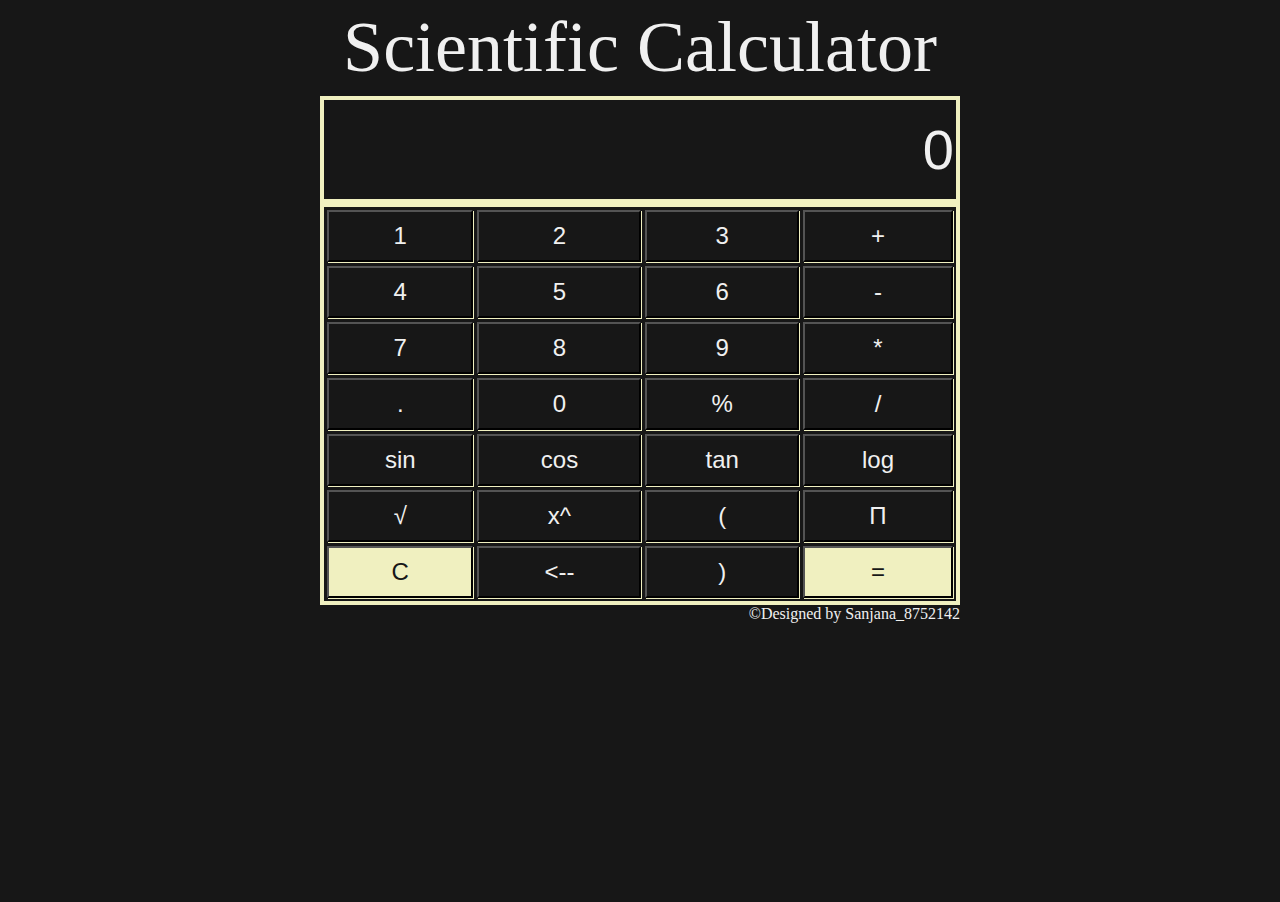
<file: Sanjana_8752142_Project_Calculator/index.html>
<!DOCTYPE html>
<html lang="en">
<head>
    <meta charset="UTF-8">
    <meta http-equiv="X-UA-Compatible" content="IE=edge">
    <meta name="viewport" content="width=device-width, initial-scale=1.0">
    <title>Calculator - Sanjana_8752142</title>
    <link rel="stylesheet" href="style.css" type="text/css">
    
</head>
<header>Scientific Calculator</header>
<body>
    <input  id="result" name="result" value="0" maxlength="25" disabled>
    <table>
        <tr>
            <td><button id="num_1" value="1">1</button></td>
            <td><button id="num_2" value="2">2</button></td>
            <td><button id="num_3" value="3">3</button></td>
            <td><button id="add" value="add">+</button></td>
        </tr>
        <tr>
            <td><button id="num_4" value="4">4</button></td>
            <td><button id="num_5" value="5">5</button></td>
            <td><button id="num_6" value="6">6</button></td>
            <td><button id="sub" value="sub">-</button></td>
        </tr>
        <tr>
            <td><button id="num_7" value="7">7</button></td>
            <td><button id="num_8" value="8">8</button></td>
            <td><button id="num_9" value="9">9</button></td>   
            <td><button id="mul" value="mul">*</button></td>
        </tr>
        <tr>
            <td><button id="decimal" value=".">.</button></td>
            <td><button id="num_0" value="0">0</button></td>
            <td><button id="percentage" value="percent">%</button></td>
            <td><button id="div" value="div">/</button></td>
        </tr>
        <tr>
          <td><button id="sin" value="sin">sin</button></td>
          <td><button id="cosine" value="cos">cos</button></td>
          <td><button id="tan" value="tan">tan</button></td>
          <td><button id="log" value="log">log</button></td>
        </tr>
        <tr>
          <td><button id="sqr_root" value="sqrt">&#8730;</button></td>
          <td><button id="exponent" value="pow">x^</button></td>
          <td><button id="left_para" value="(">(</button></td>
          <td><button id="pi" value="PI">&Pi;</button></td>
        </tr>
        <tr>
            <td><button id="clear" value="clear">C</button></td>
            <td><button id="backspace" value="backspace"><--</button></td>
            <td><button id="right_para" value=")">)</button></td>
            <td><button id="equalto" value="equalto">=</button></td>    
        </tr>
        </table>
   	    <script src="calculator.js"></script>
        <footer>&copy;Designed by Sanjana_8752142</footer>
</body>
</html>
</file>
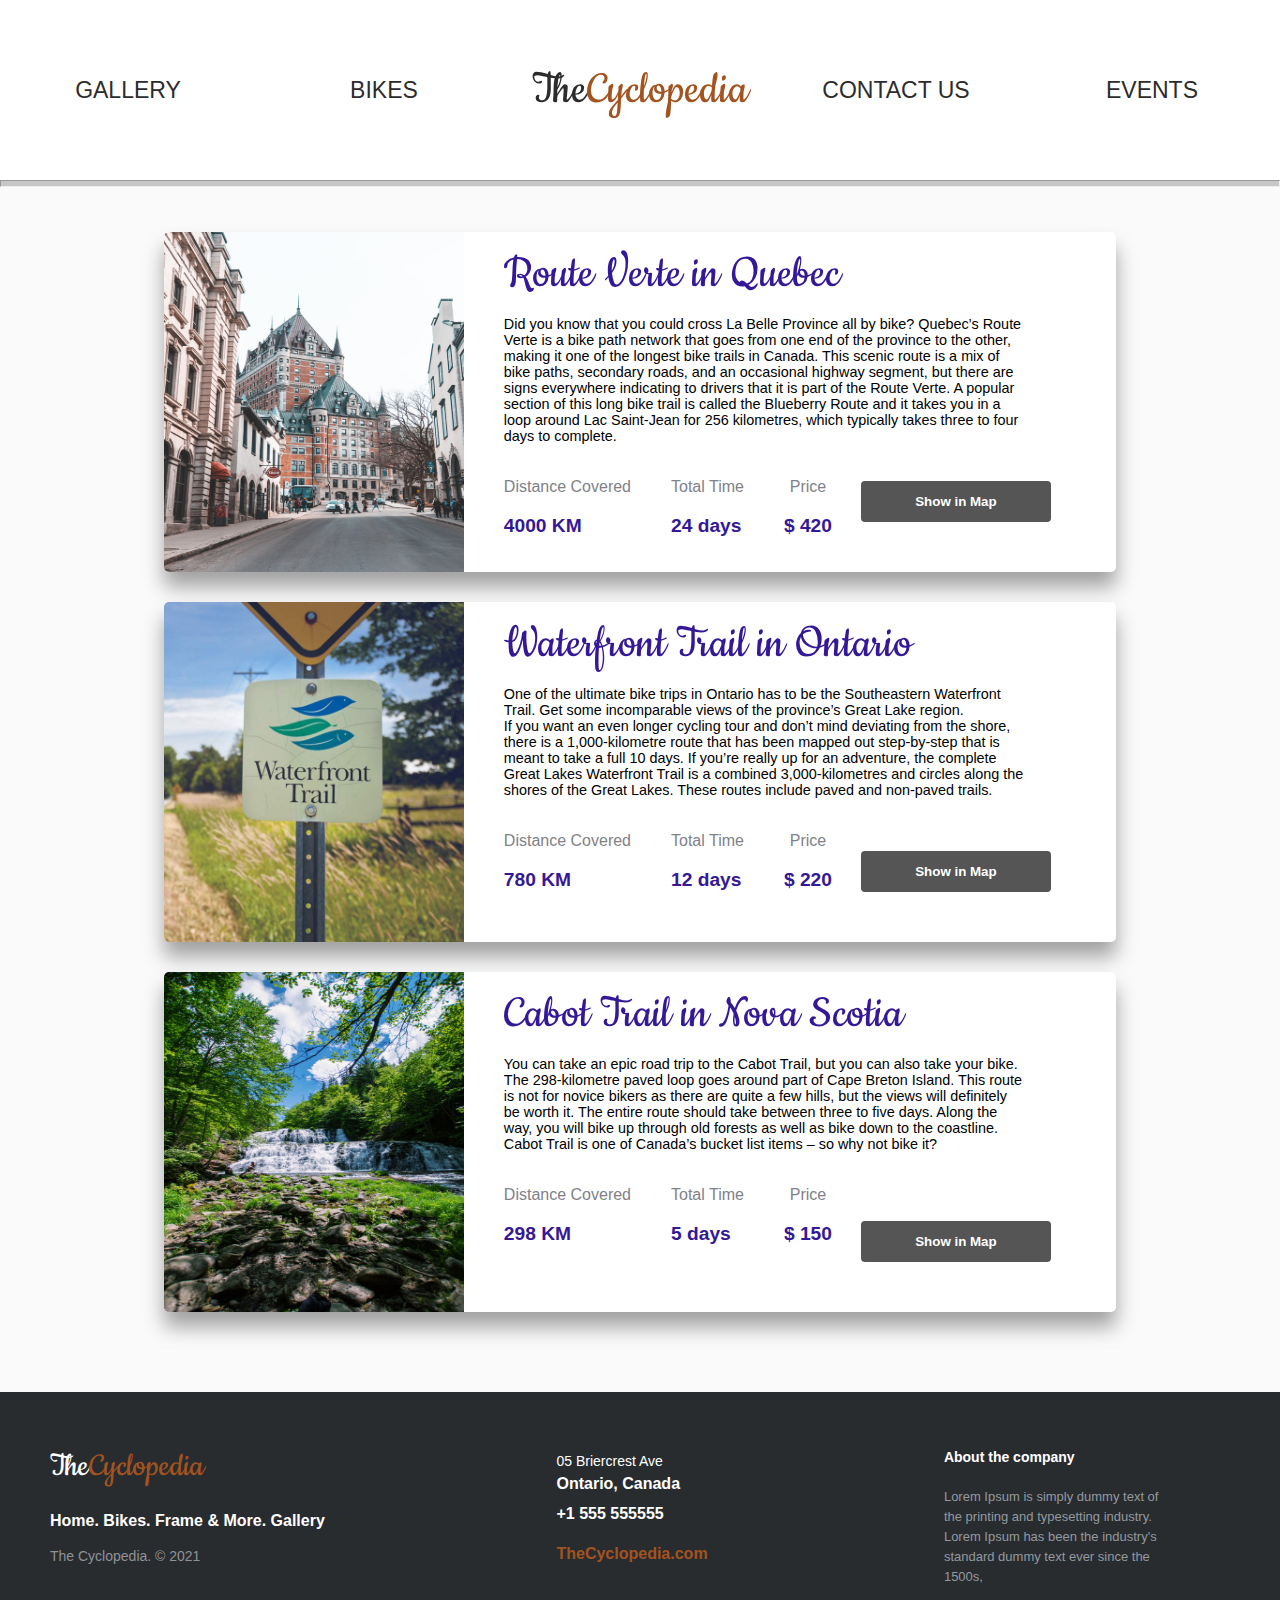
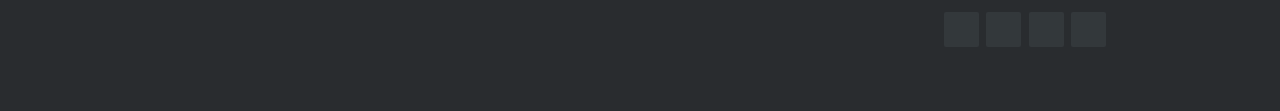
<file: SamadHatimVora_AshwinKumarDavleySureshRao_IshwaryaVijaykrishnan_SanjanaSurendran_AshnabSalimahmedVahora-GroupProject1/routes.html>
<!DOCTYPE html>
<html lang="en">
  <head>
    <meta charset="UTF-8" />
    <meta http-equiv="X-UA-Compatible" content="IE=edge" />
    <meta name="viewport" content="width=device-width, initial-scale=1.0" />
    <link
      href="http://fonts.googleapis.com/css?family=Cookie"
      rel="stylesheet"
      type="text/css"
    />
    <link
      href="https://fonts.googleapis.com/css2?family=Roboto:ital,wght@1,500&display=swap"
      rel="stylesheet"
    />
    <title>Routes</title>
    <link rel="stylesheet" href="css/Home.css" />
    <link rel="stylesheet" href="css/routes.css" />
  </head>
  <body>
    <svg
      display="none"
      version="1.1"
      xmlns="http://www.w3.org/2000/svg"
      xmlns:xlink="http://www.w3.org/1999/xlink"
      width="768"
      height="800"
      style="height: 20px"
      viewBox="0 0 768 800"
    >
      <defs>
        <g id="icon-close">
          <path
            class="path1"
            d="M31.708 25.708c-0-0-0-0-0-0l-9.708-9.708 9.708-9.708c0-0 0-0 0-0 0.105-0.105 0.18-0.227 0.229-0.357 0.133-0.356 0.057-0.771-0.229-1.057l-4.586-4.586c-0.286-0.286-0.702-0.361-1.057-0.229-0.13 0.048-0.252 0.124-0.357 0.228 0 0-0 0-0 0l-9.708 9.708-9.708-9.708c-0-0-0-0-0-0-0.105-0.104-0.227-0.18-0.357-0.228-0.356-0.133-0.771-0.057-1.057 0.229l-4.586 4.586c-0.286 0.286-0.361 0.702-0.229 1.057 0.049 0.13 0.124 0.252 0.229 0.357 0 0 0 0 0 0l9.708 9.708-9.708 9.708c-0 0-0 0-0 0-0.104 0.105-0.18 0.227-0.229 0.357-0.133 0.355-0.057 0.771 0.229 1.057l4.586 4.586c0.286 0.286 0.702 0.361 1.057 0.229 0.13-0.049 0.252-0.124 0.357-0.229 0-0 0-0 0-0l9.708-9.708 9.708 9.708c0 0 0 0 0 0 0.105 0.105 0.227 0.18 0.357 0.229 0.356 0.133 0.771 0.057 1.057-0.229l4.586-4.586c0.286-0.286 0.362-0.702 0.229-1.057-0.049-0.13-0.124-0.252-0.229-0.357z"
          ></path>
        </g>
      </defs>
    </svg>
    <nav>
      <ul>
        <li><a href="index.html">GALLERY</a></li>
        <li><a href="index.html">BIKES</a></li>
        <li>
          <a href="index.html">
            <h1>The<span>Cyclopedia</span></h1>
          </a>
        </li>
        <li><a href="index.html">CONTACT US</a></li>
        <li><a href="events.html">EVENTS</a></li>
      </ul>
      <hr />
    </nav>
    <main>
      <div class="routesWrapper">
        <div class="routesCard">
          <img src="Images/QuebecRoute.jpg" alt="Pancake" />
          <div class="routesCard__text">
            <h1>Route Verte in Quebec</h1>
            <div class="routesCard__text__star">
              <span class="fa fa-star checked"></span>
              <span class="fa fa-star checked"></span>
              <span class="fa fa-star checked"></span>
              <span class="fa fa-star checked"></span>
              <span class="fa fa-star checked"></span>
            </div>
            <p>
              Did you know that you could cross La Belle Province all by bike?
              Quebec’s Route Verte is a bike path network that goes from one end
              of the province to the other, making it one of the longest bike
              trails in Canada. This scenic route is a mix of bike paths,
              secondary roads, and an occasional highway segment, but there are
              signs everywhere indicating to drivers that it is part of the
              Route Verte. A popular section of this long bike trail is called
              the Blueberry Route and it takes you in a loop around Lac
              Saint-Jean for 256 kilometres, which typically takes three to four
              days to complete.
            </p>
            <div class="routesCard__text__timing">
              <div class="routesCard__text__timing_time">
                <h2>Distance Covered</h2>
                <p>4000 KM</p>
              </div>
              <div class="routesCard__text__timing_time">
                <h2>Total Time</h2>
                <p>24 days</p>
              </div>
              <div class="routesCard__text__timing_time">
                <h2>Price</h2>
                <p>$ 420</p>
              </div>
            </div>
            <button
              class="popupbtn"
              onclick="ShowMapPopup(this)"
              data-title="Route Verte in Quebec"
              data-url="https://www.google.com/maps/d/embed?mid=1GLqPYC4fEdLk2pyR-h6mMLN6u9U"
            >
              Show in Map
            </button>
          </div>
        </div>
        <div class="routesCard">
          <img src="Images/waterfront-trail-sign.jpg" alt="Pancake" />
          <div class="routesCard__text">
            <h1>Waterfront Trail in Ontario</h1>
            <div class="routesCard__text__star">
              <span class="fa fa-star checked"></span>
              <span class="fa fa-star checked"></span>
              <span class="fa fa-star checked"></span>
              <span class="fa fa-star checked"></span>
              <span class="fa fa-star checked"></span>
            </div>
            <p>
              One of the ultimate bike trips in Ontario has to be the
              Southeastern Waterfront Trail. Get some incomparable views of the
              province’s Great Lake region.<br />
              If you want an even longer cycling tour and don’t mind deviating
              from the shore, there is a 1,000-kilometre route that has been
              mapped out step-by-step that is meant to take a full 10 days. If
              you’re really up for an adventure, the complete Great Lakes
              Waterfront Trail is a combined 3,000-kilometres and circles along
              the shores of the Great Lakes. These routes include paved and
              non-paved trails.
            </p>
            <div class="routesCard__text__timing">
              <div class="routesCard__text__timing_time">
                <h2>Distance Covered</h2>
                <p>780 KM</p>
              </div>
              <div class="routesCard__text__timing_time">
                <h2>Total Time</h2>
                <p>12 days</p>
              </div>
              <div class="routesCard__text__timing_time">
                <h2>Price</h2>
                <p>$ 220</p>
              </div>
            </div>
            <button
              class="popupbtn"
              onclick="ShowMapPopup(this)"
              data-title="Waterfront Trail in Ontario"
              data-url="https://www.google.com/maps/d/embed?mid=1h2br1gCbNeKR_MxzycuFqYJq384"
            >
              Show in Map
            </button>
          </div>
        </div>
        <div class="routesCard">
          <img src="Images/Nova_Scotia.jpg" alt="Pancake" />
          <div class="routesCard__text">
            <h1>Cabot Trail in Nova Scotia</h1>
            <div class="routesCard__text__star">
              <span class="fa fa-star checked"></span>
              <span class="fa fa-star checked"></span>
              <span class="fa fa-star checked"></span>
              <span class="fa fa-star checked"></span>
              <span class="fa fa-star checked"></span>
            </div>
            <p>
              You can take an epic road trip to the Cabot Trail, but you can
              also take your bike. The 298-kilometre paved loop goes around part
              of Cape Breton Island. This route is not for novice bikers as
              there are quite a few hills, but the views will definitely be
              worth it. The entire route should take between three to five days.
              Along the way, you will bike up through old forests as well as
              bike down to the coastline. Cabot Trail is one of Canada’s bucket
              list items – so why not bike it?
            </p>
            <div class="routesCard__text__timing">
              <div class="routesCard__text__timing_time">
                <h2>Distance Covered</h2>
                <p>298 KM</p>
              </div>
              <div class="routesCard__text__timing_time">
                <h2>Total Time</h2>
                <p>5 days</p>
              </div>
              <div class="routesCard__text__timing_time">
                <h2>Price</h2>
                <p>$ 150</p>
              </div>
            </div>
            <button
              class="popupbtn"
              onclick="ShowMapPopup(this)"
              data-title="Cabot Trail in Nova Scotia"
              data-url="https://www.google.com/maps/embed?pb=!1m18!1m12!1m3!1d52396.12277371106!2d-60.591289020369445!3d46.3548633564346!2m3!1f0!2f0!3f0!3m2!1i1024!2i768!4f13.1!3m3!1m2!1s0x4b67a076f1d9b96f%3A0x277dcf8532102970!2sCabot%20Trail%20Rd%2C%20Nova%20Scotia%2C%20Canada!5e0!3m2!1sen!2sin!4v1629218153724!5m2!1sen!2sin"
            >
              Show in Map
            </button>
          </div>
        </div>
      </div>
    </main>
    <footer class="footer-distributed">
      <div class="footer-left">
        <h3>The<span>Cyclopedia</span></h3>
        <p class="footer-links">
          <a href="#">Home.</a>
          <a href="#">Bikes.</a>
          <a href="#">Frame & More.</a>
          <a href="#">Gallery</a>
        </p>
        <p class="footer-company-name">The Cyclopedia. &copy; 2021</p>
      </div>
      <div class="footer-center">
        <div>
          <i class="fa fa-map-marker"></i>
          <p><span>05 Briercrest Ave</span> Ontario, Canada</p>
        </div>
        <div>
          <i class="fa fa-phone"></i>
          <p>+1 555 555555</p>
        </div>
        <div>
          <i class="fa fa-envelope"></i>
          <p><a href="mailto:TheCyclopedia.com">TheCyclopedia.com</a></p>
        </div>
      </div>
      <div class="footer-right">
        <p class="footer-company-about">
          <span>About the company</span>
          Lorem Ipsum is simply dummy text of the printing and typesetting
          industry. Lorem Ipsum has been the industry's standard dummy text ever
          since the 1500s,
        </p>
        <div class="footer-icons">
          <a href="#"><i class="fa fa-facebook"></i></a>
          <a href="#"><i class="fa fa-twitter"></i></a>
          <a href="#"><i class="fa fa-linkedin"></i></a>
          <a href="#"><i class="fa fa-github"></i></a>
        </div>
      </div>
    </footer>
    <div class="routeModal">
      <div class="routeModal-overlay routeModal-toggle"></div>
      <div class="routeModal-wrapper routeModal-transition">
        <div class="routeModal-header">
          <button class="routeModal-close routeModal-toggle">
            <svg
              class="icon-close icon"
              onclick="closePopup()"
              style="height: 20px; cursor: pointer"
              viewBox="0 0 32 32"
            >
              <use xlink:href="#icon-close"></use>
            </svg>
          </button>
          <h2 class="routeModal-heading" id="routeModalHeading">&nbsp;</h2>
        </div>
        <div class="routeModal-body">
          <div class="routeModal-content">
            <iframe
              id="modelFrame"
              src="https://www.google.com/maps/d/embed?mid=1GLqPYC4fEdLk2pyR-h6mMLN6u9U"
            ></iframe>
          </div>
        </div>
      </div>
    </div>
    <script
      src="https://code.jquery.com/jquery-3.6.0.js"
      integrity="sha256-H+K7U5CnXl1h5ywQfKtSj8PCmoN9aaq30gDh27Xc0jk="
      crossorigin="anonymous"
    ></script>
    <script src="js/routes.js"></script>
  </body>
</html>
</file>
<file: Sanjana_8752142_Project_Calculator/style.css>
* {
    background-color: #171717;
    color: #f0f0f0;
    box-sizing: border-box;
  }
  button {
    width:100%;
    box-shadow: 1px 1px #f0f0c0;
    font-size: 1.5rem;
    padding: 10px;
  }
  
  #equalto, #clear {
    color: #171717;
    background-color: #f0f0c0;
  }
  
  body {
    margin: auto;
    width : 50vw;
    height: 70vw;
  }
  
  #result {
    width:100%;
    height: 12%;
    border: 4px solid #f0f0c0;
    text-align: right;
    font-size: 3.5rem;
    padding: 2px;
  }
  table {
    width:100%;
    border: 4px solid #f0f0c0;
  }

  header {
      margin: 1% auto;
      font-size: 4.5rem;
      text-align: center;
  }

  footer {
      text-align: right;
  }
</file>
<file: SamadHatimVora_AshwinKumarDavleySureshRao_IshwaryaVijaykrishnan_SanjanaSurendran_AshnabSalimahmedVahora-GroupProject1/css/Home.css>
body {
  font-family: Arial, Helvetica, sans-serif;
  box-sizing: border-box;
  background-color: #fafafa;
  margin: 0;
}

main {
  width: 80%;
  margin: 0 auto;
}
.caption {
  font-size: 50px !important;
}

nav ul {
    display: flex;
    height: 20vh;
    align-items: center;
    
}

h1{
  font: normal 50px 'Cookie', cursive;
}
h1 span  {
  color: rgb(162, 83, 31);
}
.active {
  text-decoration: underline;
}
h1 :hover {
  color: #c2c2c2 !important;
}
ul, nav ul {
  list-style-type: none;
  margin: 0;
  padding: 0;
  overflow: hidden;
  background-color: #ffffff;
} 

li {
  float: left;
  width: 25%;
}

li a {
  display: block;
    color: #2d2c2c;
    text-align: center;
    padding: 14px 16px;
    text-decoration: none;
    object-fit: cover;
    font-size: 23px;
}
li a:active {
  background-color: #111;
}
li a:hover {
  color: #c7c7c7;
  background-color: #111;
}
 
hr{
  height: 5px;
  background-color: #c7c7c7;
  margin-top: 0;
}
 
h2{
  text-align: center;
}

 #lorem{
  font-family: 'Roboto', sans-serif;
  width: 95%;
  margin: 30px auto;
  font-size: 28px;
  line-height: 1.3em;
  color:#241010;
 }

 .block2
 {
  font-family: 'Roboto', serif;
  margin-left: 10%;
  font-size: 20px;
  line-height: 1.5em;
}

#gallery_home table{
  width: 100%;
  margin: 30px auto;
}

.slideshow-container {
  width: 80vw;
  position: relative;
  margin: auto;
}

.text {
  color: #f2f2f2;
  font-size: 15px;
  padding: 8px 12px;
  position: absolute;
  bottom: 8px;
  width: 100%;
  text-align: center;
}
.numbertext {
  color: #f2f2f2;
  font-size: 12px;
  padding: 8px 12px;
  position: absolute;
  top: 0;
}
.dot {
  height: 15px;
  width: 15px;
  margin: 0 2px;
  background-color: #bbb;
  border-radius: 50%;
  display: inline-block;
  transition: background-color 0.6s ease;
}
.container {
  padding: 20px 0px 40px;
  display: flex;

}
.container__image{
display: inline-block;
    vertical-align: top;
    width: 46%;
	 height:40%
}
  .container__text {
    display: inline-block;
    width: 46%;
  }

  
button {
  background-color: #555555; 
  color:white;
  margin-left: 33%;
  width: 30%;
  height: 12%;
}


.carrousel {
  text-align: center;
  /* height: 7.5em; */
  max-width: 750px;
  margin: 10% auto;
  position: relative;
  overflow: hidden;
}
.carrousel h2 {
  text-decoration: underline;
  font-size: 35px !important;
  text-transform: uppercase;
  padding: 0;
  text-align: center;
}
.carrousel .slides {
  width: 400%;
  height: 200px;
  left: 0;
  padding-left: 0;
  padding-top: 1em;
  overflow: hidden;
  list-style: none;
  position: relative;
}
.carrousel .slides li {
  width: 25%;
  position: relative;
  float: left;
}
.carrousel li p{
  margin-top: 0;  
}
.carrousel li q {
  line-height: 2em;
  max-width: 90%;
  margin: auto;
  color: #666666;
  font-size: 1.3em;
  font-weight: bold;
}
.carrousel li img {
  width: 3em;
  height: 3em;
  object-fit: cover;
  border-radius: 50%;
  margin-left: -1.5em;
  margin-right: 0.5em;
  vertical-align: middle;
}
.carrousel li span.author {
  margin-top: 0.5em;
  font-size: 1.2em;
  color: #777777;
  display: block;
}
.carrousel .slidesNavigation {
  display: block;
  list-style: none;
  text-align: center;
  /* bottom: 0em; */
  /* position: absolute; */
  width: 104px;
  left: 50%;
  margin-left: 303px;
}
.carrousel input {
  display: none;
}
.carrousel .slidesNavigation label {
  float: left;
  margin: 6px;
  display: block;
  height: 10px;
  width: 10px;
  -webkit-border-radius: 50%;
  border-radius: 50%;
  border: solid 2px rgb(162, 83, 31);
  font-size: 0;
}
#radio-1:checked ~ .slides {
  transform: translateX(0%);
}
#radio-2:checked ~ .slides {
  transform: translateX(-25%);
}
#radio-3:checked ~ .slides {
  transform: translateX(-50%);
}
#radio-4:checked ~ .slides {
  transform: translateX(-75%);
}


.carrousel .slidesNavigation label:hover {
   cursor: pointer;
}
.carrousel #radio-1:checked ~ .slidesNavigation label#dotForRadio-1,
.carrousel #radio-2:checked ~ .slidesNavigation label#dotForRadio-2,
.carrousel #radio-3:checked ~ .slidesNavigation label#dotForRadio-3,
.carrousel #radio-4:checked ~ .slidesNavigation label#dotForRadio-4 {
  background: rgb(162, 83, 31);
}
.modal {
   display: none;
   position: fixed;
   z-index: 1;
   padding-top: 100px;
   left: 0;
   top: 0;
   width: 100%;
   height: 100%;
   overflow: auto;
   background-color: rgb(0,0,0);
   background-color: rgba(0,0,0,0.9);
}
.modalImage {
   margin: auto;
   display: block;
   width: 50%;
   height: 60%;
   max-width: 700px;
}


.close {
   position: absolute;
   top: 15px;
   right: 35px;
   color: #f1f1f1;
   font-size: 40px;
   font-weight: bold;
   transition: 0.3s;
}
.close:hover,
.close:focus {
   color: rgb(255, 0, 0);
   cursor: pointer;
}

@media  (max-width: 796px) {
  .carrousel{
    height: 8.5em;
  }
}
@media  (max-width: 480px) {
  .carrousel li p {
    padding-left: 0.5em;
    padding-right: 0.5em;
  }
  .carrousel li q {
      font-size: 1em;
  }
  .carrousel li img {
     width:2em;
     margin-left: -1em;
     margin-right: 0.25em;
  }
}
.footer-distributed{
 background-color: #292c2f;
 box-shadow: 0 1px 1px 0 rgba(0, 0, 0, 0.12);
 box-sizing: border-box;
 width: 100%;
 text-align: left;
 font: bold 16px sans-serif;
 
 padding: 55px 50px;
 margin-top: 80px;
}
 
.footer-distributed .footer-left,
.footer-distributed .footer-center,
.footer-distributed .footer-right{
 display: inline-block;
 vertical-align: top;
}
 
.footer-distributed .footer-left{
 width: 40%;
}
 
.footer-distributed h3{
 color:  #ffffff;
 font: normal 36px 'Cookie', cursive;
 margin: 0;
}
 
.footer-distributed h3 span{
 color:  rgb(162, 83, 31);
}
 
 
.footer-distributed .footer-links{
 color:  #ffffff;
 margin: 20px 0 12px;
 padding: 0;
}
 
.footer-distributed .footer-links a{
 display:inline-block;
 line-height: 1.8;
 text-decoration: none;
 color:  inherit;
}
 
.footer-distributed .footer-company-name{
 color:  #8f9296;
 font-size: 14px;
 font-weight: normal;
 margin: 0;
}
 
 
.footer-distributed .footer-center{
 width: 35%;
}
 
.footer-distributed .footer-center i{
 background-color:  #33383b;
 color: #ffffff;
 font-size: 25px;
 width: 38px;
 height: 38px;
 border-radius: 50%;
 text-align: center;
 line-height: 42px;
 margin: 10px 15px;
 vertical-align: middle;
}
 
.footer-distributed .footer-center i.fa-envelope{
 font-size: 17px;
 line-height: 38px;
}
 
.footer-distributed .footer-center p{
 display: inline-block;
 color: #ffffff;
 vertical-align: middle;
 margin:0;
}
 
.footer-distributed .footer-center p span{
 display:block;
 font-weight: normal;
 font-size:14px;
 line-height:2;
}
 
.footer-distributed .footer-center p a{
 color:  rgb(162, 83, 31);
 text-decoration: none;;
}
 
.footer-distributed .footer-right{
 width: 20%;
}
 
.footer-distributed .footer-company-about{
 line-height: 20px;
 color:  #92999f;
 font-size: 13px;
 font-weight: normal;
 margin: 0;
}
 
.footer-distributed .footer-company-about span{
 display: block;
 color:  #ffffff;
 font-size: 14px;
 font-weight: bold;
 margin-bottom: 20px;
}
 
.footer-distributed .footer-icons{
 margin-top: 25px;
}
 
.footer-distributed .footer-icons a{
 display: inline-block;
 width: 35px;
 height: 35px;
 cursor: pointer;
 background-color:  #33383b;
 border-radius: 2px;
 
 font-size: 20px;
 color: #ffffff;
 text-align: center;
 line-height: 35px;
 
 margin-right: 3px;
 margin-bottom: 5px;
}
.ImgThumbnail{
  width:90%;

  background-size:cover;
  display:inline-block;
  border-radius:16px;
  margin:4px;
  box-shadow:0 0 16px rgba(0,0,0,0.5);
  cursor:pointer;
  position:relative;
 
}
.caption1{
   margin: auto;
   display: block;
   width: 80%;
   max-width: 700px;
   text-align: center;
   color: #ccc;
   padding: 10px 0;
   height: 150px;
  
}



table{
	margin-left:20%;
}
</file>
<file: SamadHatimVora_AshwinKumarDavleySureshRao_IshwaryaVijaykrishnan_SanjanaSurendran_AshnabSalimahmedVahora-GroupProject1/css/routes.css>
.routesWrapper {
    display: block;
    width: 93%;
    margin-left: auto;
    margin-right: auto;
    min-width: 768px;
    max-width: 1483px;
    margin-top: 45px;
 }

.routesCard {
    background-color: #fff;
    position: relative;
    display: grid;
    grid-template-columns: 300px 600px;
    border-radius: 5px;
    box-shadow: 0 15px 20px rgba(0, 0, 0, 0.356);
    margin-bottom: 30px;
  }
  .routesCard img {
    width: 300px;
    height: 340px;
    border-radius: 5px 0 0 5px;
  }
  .routesCard .btn {
    position: absolute;
    bottom: -20px;
    right: -20px;
    border: none;
    outline: none;
    display: flex;
    align-items: center;
    background-color: #fc9400;
    color: #fff;
    padding: 22px 45px;
    font-size: 1rem;
    text-transform: uppercase;
    border-radius: 5px;
    cursor: pointer;
    box-shadow: 0 10px 20px rgba(0, 0, 0, 0.294);
  }
  .routesCard .btn i {
    margin-left: 20px;
    font-size: 1.5rem;
  }
  
  .routesCard__text {
    padding: 0px 40px 0;
  }
  .routesCard__text h1 {
    color: #351897;
    font-weight: 400;
    margin-top: 15px;
    margin-bottom: 5px;
  }
  .routesCard__text .routesCard__text__star span {
    font-size: 0.8rem;
    color: #ffa800;
    margin: -5px 0 20px;
  }
  .routesCard__text p {
    font-size: 0.9rem;
  }
  .routesCard__text .routesCard__text__timing {
    display: flex;
    margin: 20px 0 10px;
  }
  .routesCard__text .routesCard__text__timing .routesCard__text__timing_time {
    margin-right: 40px;
  }
  .routesCard__text .routesCard__text__timing h2 {
    margin-bottom: 5px;
    font-size: 1rem;
    font-weight: 400;
    color: #818189;
  }
  .routesCard__text .routesCard__text__timing p {
    color: #351897;
    font-weight: bold;
    font-size: 1.2rem;
  }


  .routeModal {
    position: fixed;
    z-index: 10000; /* 1 */
    top: 0;
    left: 0;
    visibility: hidden;
    width: 100%;
    height: 100%;
}

.routeModal.is-visible {
    visibility: visible;
}

.routeModal-overlay {
  position: fixed;
  z-index: 10;
  top: 0;
  left: 0;
  width: 100%;
  height: 100%;
  background: hsla(0, 0%, 0%, 0.5);
  visibility: hidden;
  opacity: 0;
  transition: visibility 0s linear 0.3s, opacity 0.3s;
}

.routeModal.is-visible .routeModal-overlay {
  opacity: 1;
  visibility: visible;
  transition-delay: 0s;
}

.routeModal-wrapper {
  position: absolute;
  z-index: 9999;
  top: 6em;
  left: 42%;
  width: 45em;
  margin-left: -16em;
  background-color: #fff;
  box-shadow: 0 0 1.5em hsla(0, 0%, 0%, 0.35);
}

.routeModal-transition {
  transition: all 0.3s 0.12s;
  transform: translateY(-10%);
  opacity: 0;
}

.routeModal.is-visible .routeModal-transition {
  transform: translateY(0);
  opacity: 1;
}

.routeModal-header,
.routeModal-content {
  padding: 1em;
}

.routeModal-header {
  position: relative;
  background-color: #fff;
  box-shadow: 0 1px 2px hsla(0, 0%, 0%, 0.06);
  border-bottom: 1px solid #e8e8e8;
}

.routeModal-close {
  position: absolute;
  top: 3px;
  right: -75px;
  padding: 1em;
  color: #aaa;
  background: none;
  border: 0;
}

.routeModal-close:hover {
  color: #777;
}

.routeModal-heading {
  font-size: 1.125em;
  margin: 0;
  -webkit-font-smoothing: antialiased;
  -moz-osx-font-smoothing: grayscale;
}

.routeModal-content > *:first-child {
  margin-top: 0;
}

.routeModal-content > *:last-child {
  margin-bottom: 0;
}

.popupbtn {
    position: absolute;
    bottom: 50px;
    width: 20%;
    right: 65px;
    border: 0;
    border-radius: 4px;
    font-weight: 700;
    cursor: pointer;
}

#modelFrame {
    border: 0;
    width: 100%;
    min-height: 410px;
}
</file>
